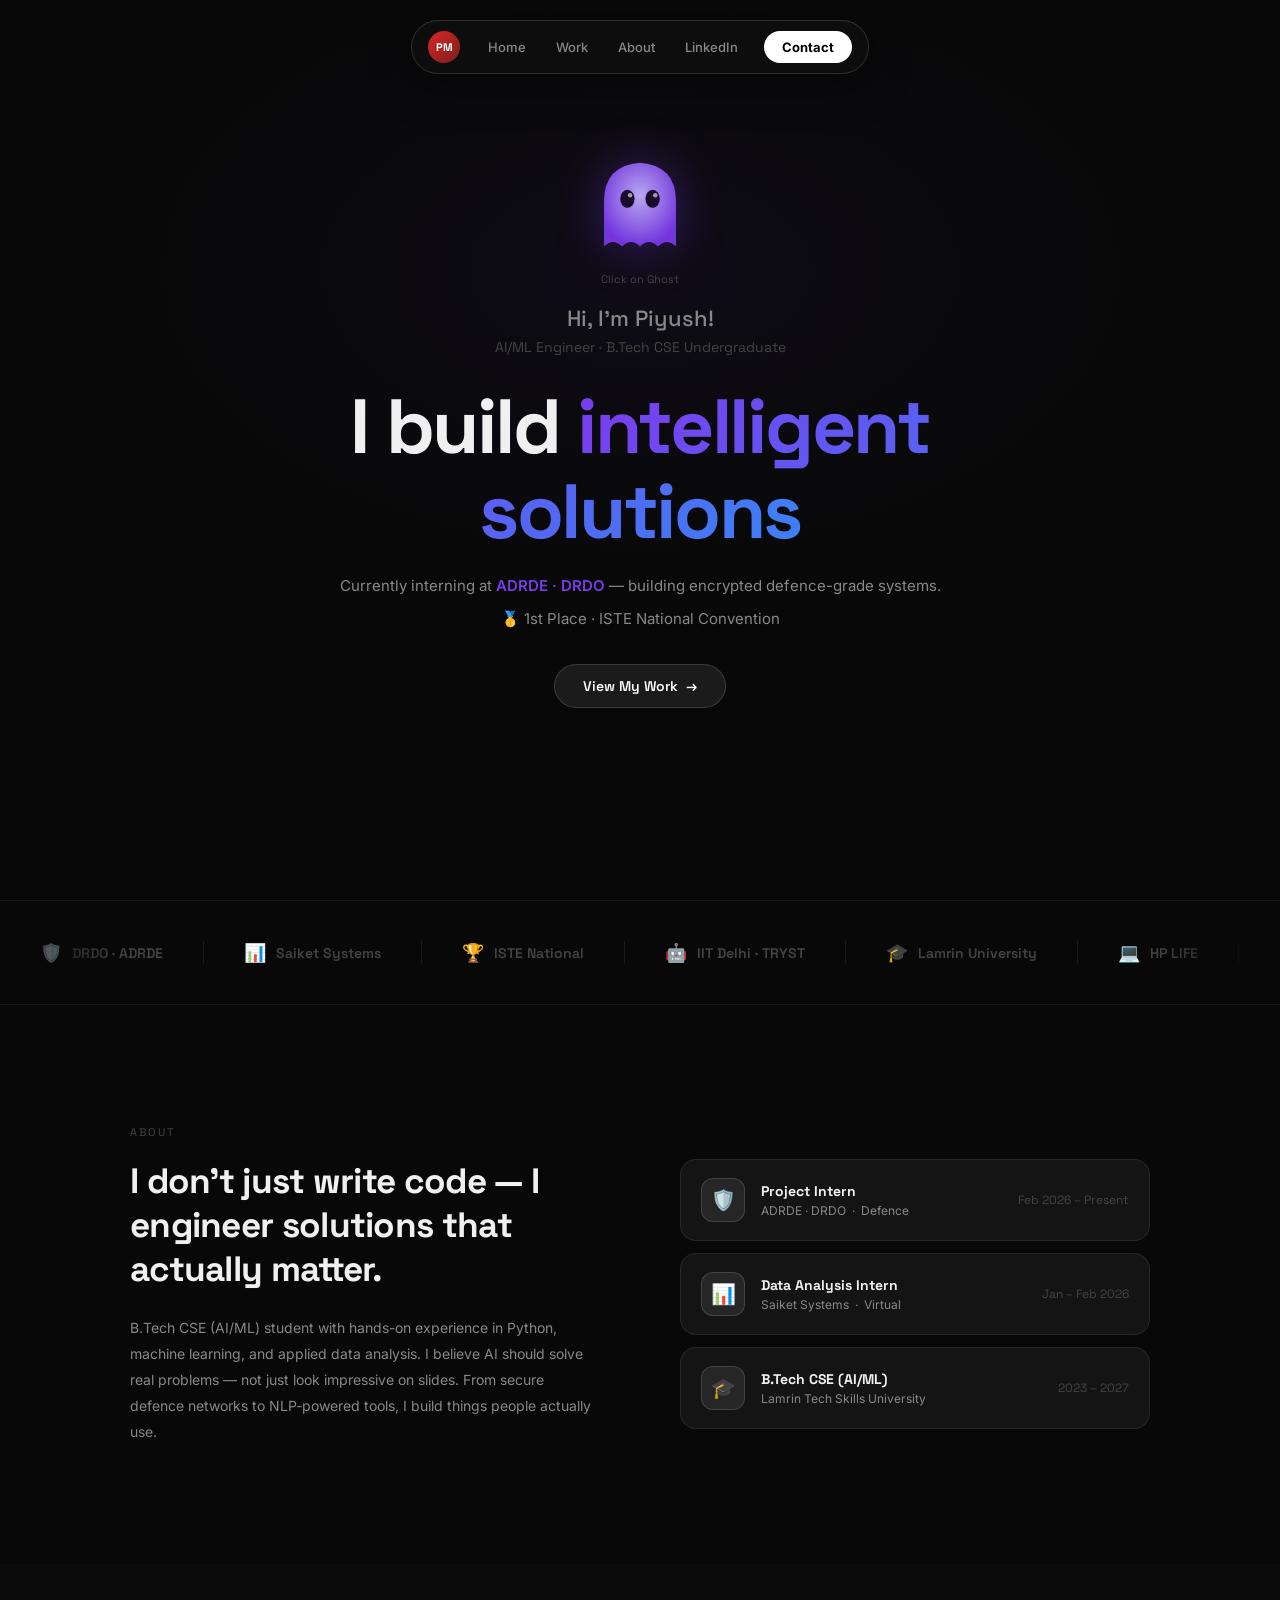
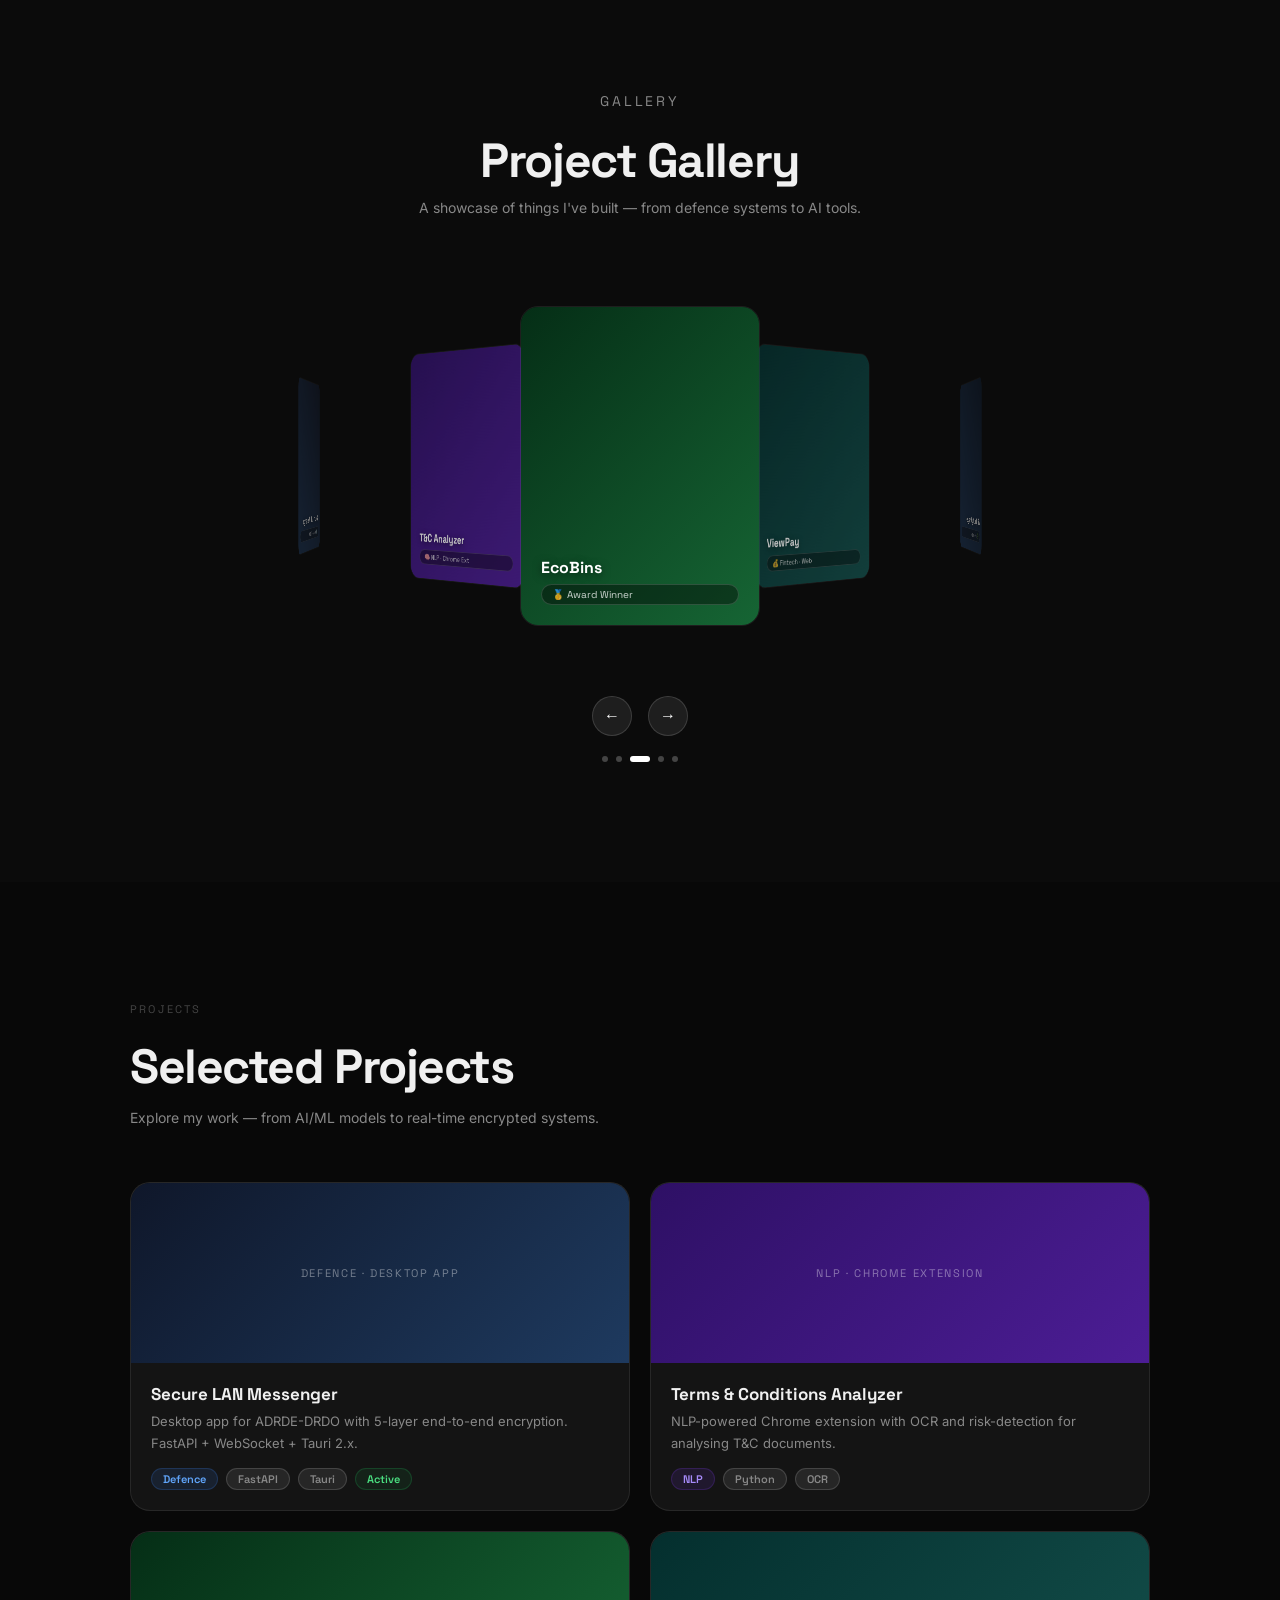
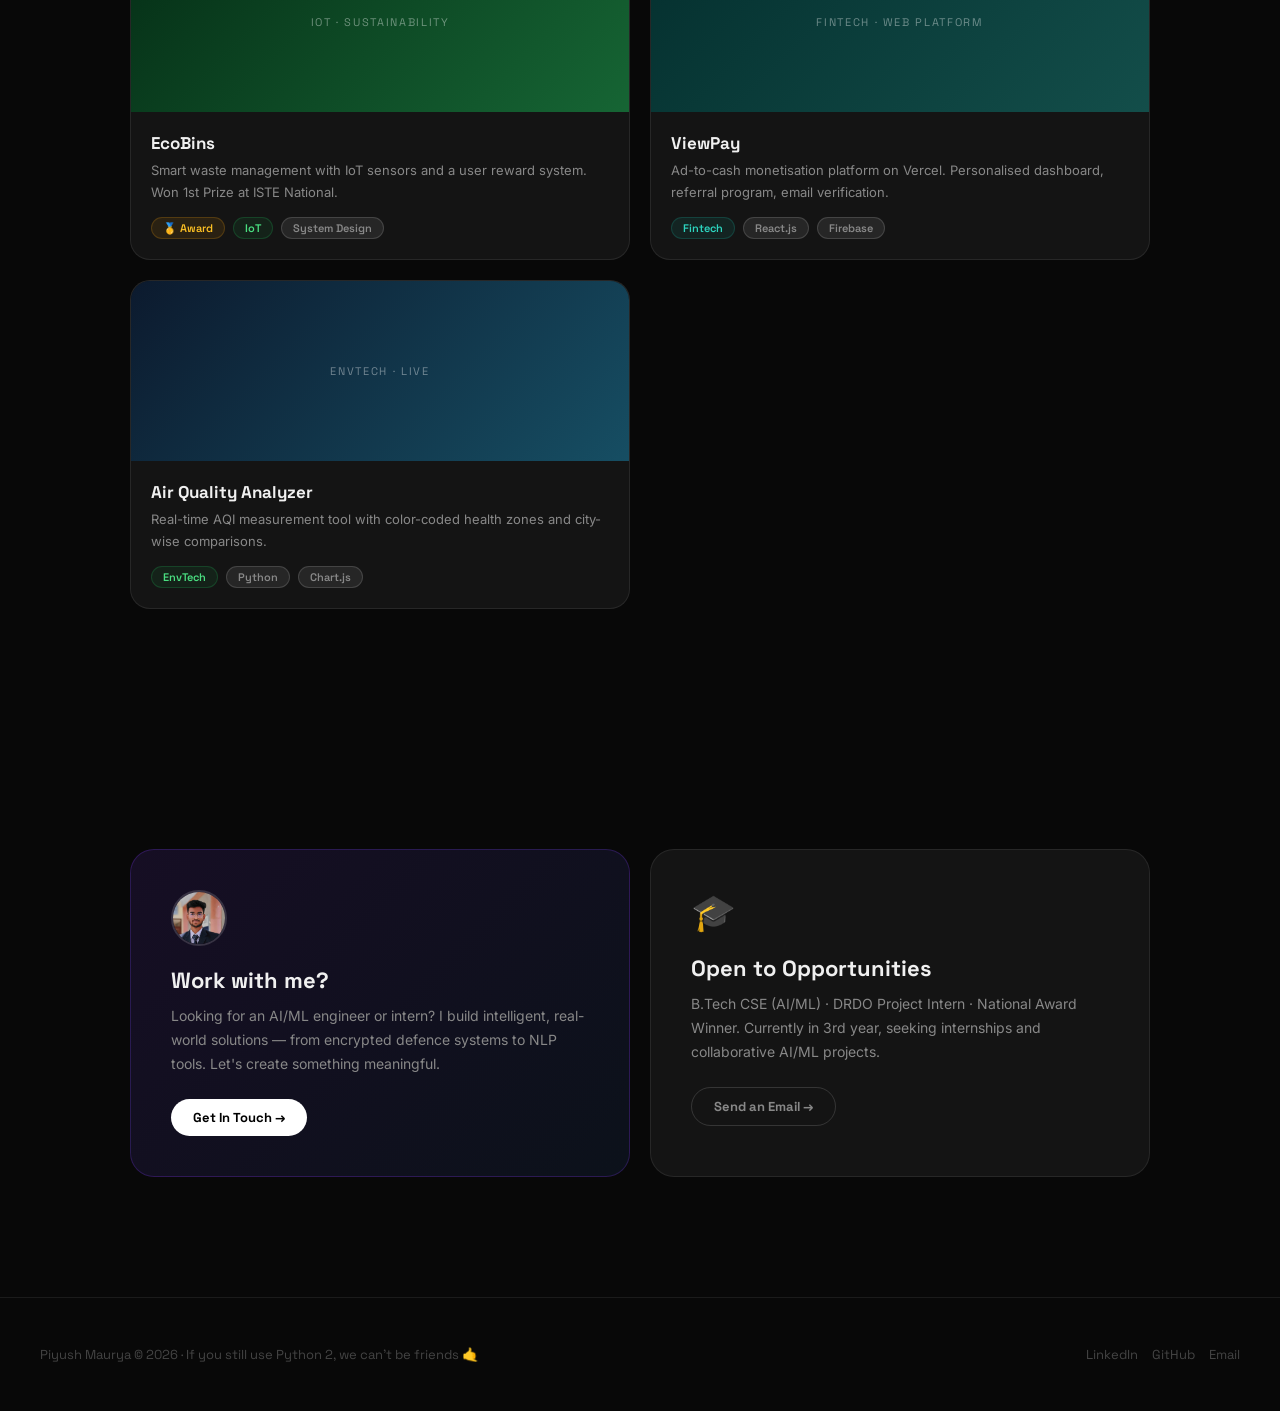
<file: portfolio2.html>
<!DOCTYPE html>
<html lang="en">
<head>
  <meta charset="UTF-8" />
  <meta name="viewport" content="width=device-width, initial-scale=1.0" />
  <title>Piyush Maurya — AI/ML Engineer</title>
  <link rel="preconnect" href="https://fonts.googleapis.com" />
  <link rel="preconnect" href="https://fonts.gstatic.com" crossorigin />
  <link href="https://fonts.googleapis.com/css2?family=Space+Grotesk:wght@300;400;500;600;700&family=Inter:wght@300;400;500;600&display=swap" rel="stylesheet" />
  <style>
    *,*::before,*::after{box-sizing:border-box;margin:0;padding:0}
    :root{
      --black:#080808;
      --surface:rgba(255,255,255,0.05);
      --surface2:rgba(255,255,255,0.08);
      --border:rgba(255,255,255,0.08);
      --border2:rgba(255,255,255,0.14);
      --text:#f0f0f0;
      --text2:#888;
      --text3:#444;
      --grad:linear-gradient(135deg,#7c3aed,#3b82f6);
      --grad2:linear-gradient(135deg,#6d28d9,#2563eb);
      --font:'Space Grotesk',sans-serif;
      --body:'Inter',sans-serif;
    }
    html{scroll-behavior:smooth}
    body{background:var(--black);color:var(--text);font-family:var(--body);overflow-x:hidden}
    ::selection{background:#7c3aed;color:#fff}
    ::-webkit-scrollbar{width:3px}
    ::-webkit-scrollbar-thumb{background:#333;border-radius:2px}

    /* ── NAV ── */
    nav{
      position:fixed;top:20px;left:50%;transform:translateX(-50%);z-index:100;
      background:rgba(15,15,15,0.85);backdrop-filter:blur(20px);
      border:1px solid var(--border2);border-radius:100px;
      padding:10px 16px;display:flex;align-items:center;gap:6px;
      box-shadow:0 8px 40px rgba(0,0,0,0.5);
      white-space:nowrap;
    }
    .nav-logo{
      width:32px;height:32px;border-radius:50%;
      background:linear-gradient(135deg,#dc2626,#7c1d1d);
      display:flex;align-items:center;justify-content:center;
      font-family:var(--font);font-size:11px;font-weight:700;color:#fff;
      margin-right:8px;flex-shrink:0;
    }
    .nav-links{display:flex;align-items:center;gap:2px}
    .nav-links a{
      color:var(--text2);text-decoration:none;font-size:13px;font-weight:500;
      padding:7px 14px;border-radius:100px;transition:color .2s,background .2s;
    }
    .nav-links a:hover{color:#fff;background:rgba(255,255,255,0.07)}
    .nav-contact{
      background:#fff;color:#000;font-size:13px;font-weight:700;
      padding:8px 18px;border-radius:100px;text-decoration:none;margin-left:6px;
      transition:opacity .2s,transform .2s;
    }
    .nav-contact:hover{opacity:.85;transform:scale(1.03)}
    .hamburger{display:none;background:none;border:none;cursor:pointer;color:#fff;font-size:18px;padding:4px 8px}

    /* ── HERO ── */
    #hero{
      min-height:100vh;display:flex;flex-direction:column;
      align-items:center;justify-content:center;
      padding:120px 24px 160px;text-align:center;position:relative;
      background:radial-gradient(ellipse 60% 50% at 50% 30%,rgba(100,60,200,0.07) 0%,transparent 70%);
    }
    /* Ghost mascot */
    .ghost-wrap{position:relative;display:inline-block;margin-bottom:40px;cursor:pointer}
    .ghost-svg{width:90px;height:auto;animation:ghostBob 2.5s ease-in-out infinite;filter:drop-shadow(0 0 24px rgba(124,58,237,0.4))}
    @keyframes ghostBob{0%,100%{transform:translateY(0)}50%{transform:translateY(-12px)}}
    .speech-bubble{
      position:absolute;bottom:calc(100% + 12px);left:50%;transform:translateX(-50%) scale(0.8);
      background:rgba(30,30,40,0.95);border:1px solid var(--border2);
      border-radius:12px;padding:8px 16px;white-space:nowrap;
      font-size:13px;color:#fff;font-family:var(--font);
      opacity:0;pointer-events:none;transition:all .25s ease;
      box-shadow:0 8px 24px rgba(0,0,0,0.4);
    }
    .speech-bubble::after{
      content:'';position:absolute;top:100%;left:50%;transform:translateX(-50%);
      border:6px solid transparent;border-top-color:var(--border2);
    }
    .speech-bubble.show{opacity:1;transform:translateX(-50%) scale(1)}
    .ghost-tooltip{
      position:absolute;top:calc(100% + 8px);left:50%;transform:translateX(-50%);
      font-size:11px;color:var(--text3);font-family:var(--font);white-space:nowrap;
      animation:fadeInUp .5s ease 1s both;
    }
    @keyframes fadeInUp{from{opacity:0;transform:translateX(-50%) translateY(6px)}to{opacity:1;transform:translateX(-50%) translateY(0)}}

    .hero-hi{font-family:var(--font);font-size:22px;font-weight:500;color:var(--text2);margin-bottom:6px}
    .hero-role{font-size:14px;color:var(--text3);margin-bottom:28px;font-family:var(--font)}
    .hero-headline{
      font-family:var(--font);font-size:clamp(2.4rem,6vw,5rem);
      font-weight:700;line-height:1.1;letter-spacing:-0.03em;margin-bottom:20px;
    }
    .hero-headline .grad{background:var(--grad);-webkit-background-clip:text;-webkit-text-fill-color:transparent}
    .hero-sub{font-size:15px;color:var(--text2);margin-bottom:8px;line-height:1.7}
    .hero-sub .acc{color:#7c3aed;font-weight:600;text-decoration:none}
    .hero-sub .acc:hover{text-decoration:underline}
    .hero-cta{
      display:inline-flex;align-items:center;gap:8px;
      background:var(--surface2);border:1px solid var(--border2);
      color:#fff;text-decoration:none;font-family:var(--font);font-size:14px;font-weight:600;
      padding:12px 28px;border-radius:100px;margin-top:24px;
      transition:background .2s,border-color .2s,transform .2s;
    }
    .hero-cta:hover{background:rgba(255,255,255,0.12);border-color:rgba(255,255,255,0.25);transform:translateY(-2px)}

    /* ── MARQUEE ── */
    .marquee-section{padding:40px 0;border-top:1px solid var(--border);border-bottom:1px solid var(--border)}
    .marquee-track{overflow:hidden;
      mask-image:linear-gradient(90deg,transparent,black 10%,black 90%,transparent);
      -webkit-mask-image:linear-gradient(90deg,transparent,black 10%,black 90%,transparent);
    }
    .marquee-inner-wrap{display:flex;gap:0;width:max-content;animation:scrollL 28s linear infinite}
    @keyframes scrollL{from{transform:translateX(0)}to{transform:translateX(-50%)}}
    .marquee-track:hover .marquee-inner-wrap{animation-play-state:paused}
    .mq-item{
      display:flex;align-items:center;gap:10px;padding:0 40px;
      font-family:var(--font);font-size:14px;font-weight:600;color:var(--text3);
      white-space:nowrap;border-right:1px solid var(--border);
    }
    .mq-item span{font-size:18px}

    /* ── SECTION COMMON ── */
    .section{padding:120px 0}
    .container{max-width:1100px;margin:0 auto;padding:0 40px}
    .section-eyebrow{
      font-family:var(--font);font-size:11px;letter-spacing:.2em;
      text-transform:uppercase;color:var(--text3);margin-bottom:20px;
    }
    [data-reveal]{opacity:0;transform:translateY(30px);transition:opacity .7s ease,transform .7s ease}
    [data-reveal].visible{opacity:1;transform:none}

    /* ── BIO + EXPERIENCE ── */
    .bio-grid{display:grid;grid-template-columns:1fr 1fr;gap:80px;align-items:start}
    .bio-statement{
      font-family:var(--font);font-size:clamp(1.6rem,3vw,2.2rem);
      font-weight:700;line-height:1.25;letter-spacing:-0.02em;margin-bottom:24px;
    }
    .bio-para{font-size:14px;color:var(--text2);line-height:1.85}
    .exp-list{display:flex;flex-direction:column;gap:12px}
    .exp-item{
      background:var(--surface);border:1px solid var(--border);border-radius:16px;
      padding:18px 20px;display:flex;align-items:center;gap:16px;
      transition:border-color .2s,transform .2s;
    }
    .exp-item:hover{border-color:var(--border2);transform:translateX(4px)}
    .exp-icon{
      width:44px;height:44px;border-radius:12px;background:var(--surface2);
      border:1px solid var(--border2);display:flex;align-items:center;
      justify-content:center;font-size:20px;flex-shrink:0;
    }
    .exp-info{flex:1}
    .exp-role{font-family:var(--font);font-size:14px;font-weight:700;margin-bottom:3px}
    .exp-org{font-size:12px;color:var(--text2)}
    .exp-date{font-size:12px;color:var(--text3);font-family:var(--font);white-space:nowrap}

    /* ── 3D COVERFLOW ── */
    .gallery-section{padding:120px 0;background:rgba(255,255,255,0.01);overflow:hidden}
    .gallery-heading{text-align:center;margin-bottom:16px}
    .gallery-heading h2{font-family:var(--font);font-size:clamp(1.8rem,4vw,3rem);font-weight:700;letter-spacing:-0.03em}
    .gallery-heading p{font-size:14px;color:var(--text2);margin-top:8px}
    .coverflow-container{
      perspective:1200px;position:relative;
      height:380px;display:flex;align-items:center;justify-content:center;
      margin:60px 0 40px;
    }
    .cf-card{
      position:absolute;width:240px;height:320px;border-radius:18px;overflow:hidden;
      cursor:pointer;transition:all .5s cubic-bezier(.4,0,.2,1);
      border:1px solid var(--border);
    }
    .cf-card-inner{width:100%;height:100%;display:flex;flex-direction:column;justify-content:flex-end;padding:20px}
    .cf-card h3{font-family:var(--font);font-size:16px;font-weight:700;margin-bottom:6px;color:#fff;text-shadow:0 2px 8px rgba(0,0,0,.5)}
    .cf-card .cf-tag{display:inline-block;background:rgba(0,0,0,.4);border:1px solid rgba(255,255,255,.15);color:rgba(255,255,255,.8);font-size:10px;padding:3px 10px;border-radius:100px;font-family:var(--font)}
    /* card positions — set by JS */
    .cf-nav{display:flex;justify-content:center;gap:16px}
    .cf-btn{
      width:40px;height:40px;border-radius:50%;background:var(--surface2);
      border:1px solid var(--border2);color:#fff;cursor:pointer;font-size:16px;
      display:flex;align-items:center;justify-content:center;transition:background .2s,border-color .2s;
    }
    .cf-btn:hover{background:rgba(255,255,255,.12);border-color:rgba(255,255,255,.25)}
    .cf-dots{display:flex;gap:8px;align-items:center;justify-content:center;margin-top:20px}
    .cf-dot{width:6px;height:6px;border-radius:50%;background:var(--text3);transition:all .3s}
    .cf-dot.active{background:#fff;width:20px;border-radius:3px}

    /* ── PROJECTS GRID ── */
    .projects-grid{display:grid;grid-template-columns:repeat(2,1fr);gap:20px}
    .proj-card{
      background:var(--surface);border:1px solid var(--border);border-radius:20px;
      overflow:hidden;transition:border-color .3s,transform .3s;cursor:pointer;
    }
    .proj-card:hover{border-color:var(--border2);transform:translateY(-4px)}
    .proj-thumb{height:180px;position:relative;overflow:hidden}
    .proj-thumb-inner{width:100%;height:100%;display:flex;align-items:center;justify-content:center}
    .proj-thumb-label{font-family:var(--font);font-size:11px;letter-spacing:.15em;text-transform:uppercase;color:rgba(255,255,255,.4)}
    .proj-body{padding:20px}
    .proj-body h3{font-family:var(--font);font-size:17px;font-weight:700;margin-bottom:6px}
    .proj-body p{font-size:13px;color:var(--text2);line-height:1.65;margin-bottom:14px}
    .proj-tags{display:flex;gap:8px;flex-wrap:wrap}
    .proj-tag{font-size:11px;padding:3px 11px;border-radius:100px;font-family:var(--font);font-weight:600}
    .tag-blue{background:rgba(59,130,246,.12);color:#60a5fa;border:1px solid rgba(59,130,246,.2)}
    .tag-purple{background:rgba(124,58,237,.12);color:#a78bfa;border:1px solid rgba(124,58,237,.2)}
    .tag-green{background:rgba(34,197,94,.08);color:#4ade80;border:1px solid rgba(34,197,94,.2)}
    .tag-gold{background:rgba(245,158,11,.1);color:#fbbf24;border:1px solid rgba(245,158,11,.2)}
    .tag-teal{background:rgba(20,184,166,.1);color:#2dd4bf;border:1px solid rgba(20,184,166,.2)}
    .tag-grey{background:var(--surface2);color:var(--text2);border:1px solid var(--border2)}

    /* ── CTA SECTION ── */
    .cta-grid{display:grid;grid-template-columns:1fr 1fr;gap:20px}
    .cta-card{
      background:var(--surface);border:1px solid var(--border);border-radius:24px;
      padding:40px;position:relative;overflow:hidden;
      transition:border-color .3s,transform .3s;
    }
    .cta-card:hover{border-color:var(--border2);transform:translateY(-3px)}
    .cta-card.primary{background:linear-gradient(135deg,rgba(124,58,237,.12),rgba(59,130,246,.08));border-color:rgba(124,58,237,.25)}
    .cta-photo{
      width:56px;height:56px;border-radius:50%;object-fit:cover;object-position:top;
      border:2px solid rgba(255,255,255,.15);margin-bottom:20px;display:block;
    }
    .cta-photo-placeholder{
      width:56px;height:56px;border-radius:50%;background:var(--surface2);
      border:2px solid var(--border2);display:flex;align-items:center;justify-content:center;
      font-family:var(--font);font-weight:700;font-size:14px;color:var(--text2);margin-bottom:20px;
    }
    .cta-card h3{font-family:var(--font);font-size:22px;font-weight:700;margin-bottom:10px}
    .cta-card p{font-size:14px;color:var(--text2);line-height:1.7;margin-bottom:24px}
    .cta-btn{
      display:inline-flex;align-items:center;gap:8px;
      background:#fff;color:#000;text-decoration:none;
      font-family:var(--font);font-size:13px;font-weight:700;
      padding:10px 22px;border-radius:100px;transition:opacity .2s,transform .2s;
    }
    .cta-btn:hover{opacity:.85;transform:translateY(-1px)}
    .cta-btn.ghost-btn{
      background:transparent;color:var(--text2);border:1px solid var(--border2);
    }
    .cta-btn.ghost-btn:hover{color:#fff;border-color:rgba(255,255,255,.25);background:var(--surface2)}

    /* ── FOOTER ── */
    footer{
      padding:48px 40px;border-top:1px solid var(--border);
      display:flex;align-items:center;justify-content:space-between;flex-wrap:wrap;gap:16px;
    }
    .footer-copy{font-size:13px;color:var(--text3);font-family:var(--font)}
    .footer-socials{display:flex;gap:14px}
    .footer-socials a{
      color:var(--text3);text-decoration:none;font-size:13px;font-family:var(--font);
      transition:color .2s;
    }
    .footer-socials a:hover{color:#fff}

    /* ── RESPONSIVE ── */
    @media(max-width:768px){
      nav{top:12px;padding:8px 12px}
      .nav-links{display:none}
      .hamburger{display:block}
      .hero-headline{font-size:2rem}
      .bio-grid,.cta-grid{grid-template-columns:1fr}
      .projects-grid{grid-template-columns:1fr}
      .container{padding:0 20px}
      .section{padding:80px 0}
      .coverflow-container{height:320px}
      footer{flex-direction:column;text-align:center}
    }
  </style>
</head>
<body>

<!-- NAV -->
<nav id="nav">
  <div class="nav-logo">PM</div>
  <div class="nav-links">
    <a href="#hero">Home</a>
    <a href="#work">Work</a>
    <a href="#about">About</a>
    <a href="https://linkedin.com/in/piyush-maurya/" target="_blank">LinkedIn</a>
  </div>
  <a href="https://linkedin.com/in/piyush-maurya/" target="_blank" class="nav-contact">Contact</a>
  <button class="hamburger" id="ham">☰</button>
</nav>

<!-- HERO -->
<section id="hero">
  <!-- Ghost mascot -->
  <div class="ghost-wrap" id="ghostWrap">
    <div class="speech-bubble" id="bubble">Hi there! 👋</div>
    <svg class="ghost-svg" viewBox="0 0 100 120" fill="none" xmlns="http://www.w3.org/2000/svg">
      <defs>
        <radialGradient id="ghostGrad" cx="50%" cy="40%" r="60%">
          <stop offset="0%" stop-color="#c4b5fd"/>
          <stop offset="100%" stop-color="#7c3aed"/>
        </radialGradient>
      </defs>
      <!-- Body -->
      <path d="M 10,55 Q 10,15 50,12 Q 90,15 90,55 L 90,105 Q 80,95 70,105 Q 60,95 50,105 Q 40,95 30,105 Q 20,95 10,105 Z" fill="url(#ghostGrad)" opacity="0.92"/>
      <!-- Eyes -->
      <ellipse cx="36" cy="52" rx="8" ry="10" fill="#1a0a2e"/>
      <ellipse cx="64" cy="52" rx="8" ry="10" fill="#1a0a2e"/>
      <!-- Shine in eyes -->
      <circle cx="39" cy="48" r="2.5" fill="rgba(255,255,255,0.6)"/>
      <circle cx="67" cy="48" r="2.5" fill="rgba(255,255,255,0.6)"/>
    </svg>
    <div class="ghost-tooltip">Click on Ghost</div>
  </div>

  <p class="hero-hi">Hi, I'm Piyush!</p>
  <p class="hero-role">AI/ML Engineer · B.Tech CSE Undergraduate</p>
  <h1 class="hero-headline">
    I build <span class="grad">intelligent<br/>solutions</span>
  </h1>
  <p class="hero-sub">
    Currently interning at <a href="#about" class="acc">ADRDE · DRDO</a> — building encrypted defence-grade systems.
  </p>
  <p class="hero-sub">🥇 1st Place · ISTE National Convention</p>
  <a href="#work" class="hero-cta">View My Work <span>→</span></a>
</section>

<!-- MARQUEE -->
<div class="marquee-section">
  <div class="marquee-track">
    <div class="marquee-inner-wrap">
      <div class="mq-item"><span>🛡️</span>DRDO · ADRDE</div>
      <div class="mq-item"><span>📊</span>Saiket Systems</div>
      <div class="mq-item"><span>🏆</span>ISTE National</div>
      <div class="mq-item"><span>🤖</span>IIT Delhi · TRYST</div>
      <div class="mq-item"><span>🎓</span>Lamrin University</div>
      <div class="mq-item"><span>💻</span>HP LIFE</div>
      <div class="mq-item"><span>☁️</span>AWS · Forage</div>
      <div class="mq-item"><span>📈</span>Deloitte · Forage</div>
      <div class="mq-item"><span>📊</span>Great Learning</div>
      <div class="mq-item"><span>⚡</span>Microsoft Campus</div>
      <!-- duplicate for loop -->
      <div class="mq-item"><span>🛡️</span>DRDO · ADRDE</div>
      <div class="mq-item"><span>📊</span>Saiket Systems</div>
      <div class="mq-item"><span>🏆</span>ISTE National</div>
      <div class="mq-item"><span>🤖</span>IIT Delhi · TRYST</div>
      <div class="mq-item"><span>🎓</span>Lamrin University</div>
      <div class="mq-item"><span>💻</span>HP LIFE</div>
      <div class="mq-item"><span>☁️</span>AWS · Forage</div>
      <div class="mq-item"><span>📈</span>Deloitte · Forage</div>
      <div class="mq-item"><span>📊</span>Great Learning</div>
      <div class="mq-item"><span>⚡</span>Microsoft Campus</div>
    </div>
  </div>
</div>

<!-- BIO + EXPERIENCE -->
<section class="section" id="about">
  <div class="container">
    <p class="section-eyebrow" data-reveal>About</p>
    <div class="bio-grid">
      <div data-reveal>
        <h2 class="bio-statement">I don't just write code — I engineer solutions that actually matter.</h2>
        <p class="bio-para">B.Tech CSE (AI/ML) student with hands-on experience in Python, machine learning, and applied data analysis. I believe AI should solve real problems — not just look impressive on slides. From secure defence networks to NLP-powered tools, I build things people actually use.</p>
      </div>
      <div class="exp-list" data-reveal>
        <div class="exp-item">
          <div class="exp-icon">🛡️</div>
          <div class="exp-info">
            <div class="exp-role">Project Intern</div>
            <div class="exp-org">ADRDE · DRDO &nbsp;·&nbsp; Defence</div>
          </div>
          <div class="exp-date">Feb 2026 – Present</div>
        </div>
        <div class="exp-item">
          <div class="exp-icon">📊</div>
          <div class="exp-info">
            <div class="exp-role">Data Analysis Intern</div>
            <div class="exp-org">Saiket Systems &nbsp;·&nbsp; Virtual</div>
          </div>
          <div class="exp-date">Jan – Feb 2026</div>
        </div>
        <div class="exp-item">
          <div class="exp-icon">🎓</div>
          <div class="exp-info">
            <div class="exp-role">B.Tech CSE (AI/ML)</div>
            <div class="exp-org">Lamrin Tech Skills University</div>
          </div>
          <div class="exp-date">2023 – 2027</div>
        </div>
      </div>
    </div>
  </div>
</section>

<!-- 3D COVERFLOW GALLERY -->
<div class="gallery-section" id="work">
  <div class="container">
    <div class="gallery-heading" data-reveal>
      <p class="section-eyebrow">Gallery</p>
      <h2>Project Gallery</h2>
      <p>A showcase of things I've built — from defence systems to AI tools.</p>
    </div>
  </div>
  <div class="coverflow-container" id="coverflow">
    <div class="cf-card" data-idx="0">
      <div class="cf-card-inner" style="background:linear-gradient(135deg,#0f172a,#1e3a5f)">
        <h3>Secure LAN Messenger</h3>
        <span class="cf-tag">🛡️ Defence · DRDO</span>
      </div>
    </div>
    <div class="cf-card" data-idx="1">
      <div class="cf-card-inner" style="background:linear-gradient(135deg,#2e1065,#4c1d95)">
        <h3>T&amp;C Analyzer</h3>
        <span class="cf-tag">🧠 NLP · Chrome Ext</span>
      </div>
    </div>
    <div class="cf-card" data-idx="2">
      <div class="cf-card-inner" style="background:linear-gradient(135deg,#052e16,#166534)">
        <h3>EcoBins</h3>
        <span class="cf-tag">🥇 Award Winner</span>
      </div>
    </div>
    <div class="cf-card" data-idx="3">
      <div class="cf-card-inner" style="background:linear-gradient(135deg,#042f2e,#134e4a)">
        <h3>ViewPay</h3>
        <span class="cf-tag">💰 Fintech · Web</span>
      </div>
    </div>
    <div class="cf-card" data-idx="4">
      <div class="cf-card-inner" style="background:linear-gradient(135deg,#0c1a2e,#1e3a5f)">
        <h3>Air Quality Analyzer</h3>
        <span class="cf-tag">🌿 EnvTech · Live</span>
      </div>
    </div>
  </div>
  <div class="cf-nav">
    <button class="cf-btn" id="cfPrev">←</button>
    <button class="cf-btn" id="cfNext">→</button>
  </div>
  <div class="cf-dots" id="cfDots"></div>
</div>

<!-- SELECTED PROJECTS -->
<section class="section" id="projects">
  <div class="container">
    <p class="section-eyebrow" data-reveal>Projects</p>
    <h2 style="font-family:var(--font);font-size:clamp(1.8rem,4vw,3rem);font-weight:700;letter-spacing:-0.03em;margin-bottom:12px" data-reveal>Selected Projects</h2>
    <p style="font-size:14px;color:var(--text2);margin-bottom:56px" data-reveal>Explore my work — from AI/ML models to real-time encrypted systems.</p>
    <div class="projects-grid">

      <div class="proj-card" data-reveal>
        <div class="proj-thumb">
          <div class="proj-thumb-inner" style="background:linear-gradient(135deg,#0f172a,#1e3a5f)">
            <span class="proj-thumb-label">Defence · Desktop App</span>
          </div>
        </div>
        <div class="proj-body">
          <h3>Secure LAN Messenger</h3>
          <p>Desktop app for ADRDE-DRDO with 5-layer end-to-end encryption. FastAPI + WebSocket + Tauri 2.x.</p>
          <div class="proj-tags">
            <span class="proj-tag tag-blue">Defence</span>
            <span class="proj-tag tag-grey">FastAPI</span>
            <span class="proj-tag tag-grey">Tauri</span>
            <span class="proj-tag tag-green">Active</span>
          </div>
        </div>
      </div>

      <div class="proj-card" data-reveal>
        <div class="proj-thumb">
          <div class="proj-thumb-inner" style="background:linear-gradient(135deg,#2e1065,#4c1d95)">
            <span class="proj-thumb-label">NLP · Chrome Extension</span>
          </div>
        </div>
        <div class="proj-body">
          <h3>Terms &amp; Conditions Analyzer</h3>
          <p>NLP-powered Chrome extension with OCR and risk-detection for analysing T&amp;C documents.</p>
          <div class="proj-tags">
            <span class="proj-tag tag-purple">NLP</span>
            <span class="proj-tag tag-grey">Python</span>
            <span class="proj-tag tag-grey">OCR</span>
          </div>
        </div>
      </div>

      <div class="proj-card" data-reveal>
        <div class="proj-thumb">
          <div class="proj-thumb-inner" style="background:linear-gradient(135deg,#052e16,#166534)">
            <span class="proj-thumb-label">IoT · Sustainability</span>
          </div>
        </div>
        <div class="proj-body">
          <h3>EcoBins</h3>
          <p>Smart waste management with IoT sensors and a user reward system. Won 1st Prize at ISTE National.</p>
          <div class="proj-tags">
            <span class="proj-tag tag-gold">🥇 Award</span>
            <span class="proj-tag tag-green">IoT</span>
            <span class="proj-tag tag-grey">System Design</span>
          </div>
        </div>
      </div>

      <div class="proj-card" data-reveal>
        <div class="proj-thumb">
          <div class="proj-thumb-inner" style="background:linear-gradient(135deg,#042f2e,#134e4a)">
            <span class="proj-thumb-label">Fintech · Web Platform</span>
          </div>
        </div>
        <div class="proj-body">
          <h3>ViewPay</h3>
          <p>Ad-to-cash monetisation platform on Vercel. Personalised dashboard, referral program, email verification.</p>
          <div class="proj-tags">
            <span class="proj-tag tag-teal">Fintech</span>
            <span class="proj-tag tag-grey">React.js</span>
            <span class="proj-tag tag-grey">Firebase</span>
          </div>
        </div>
      </div>

      <div class="proj-card" data-reveal>
        <div class="proj-thumb">
          <div class="proj-thumb-inner" style="background:linear-gradient(135deg,#0c1a2e,#164e63)">
            <span class="proj-thumb-label">EnvTech · Live</span>
          </div>
        </div>
        <div class="proj-body">
          <h3>Air Quality Analyzer</h3>
          <p>Real-time AQI measurement tool with color-coded health zones and city-wise comparisons.</p>
          <div class="proj-tags">
            <span class="proj-tag tag-green">EnvTech</span>
            <span class="proj-tag tag-grey">Python</span>
            <span class="proj-tag tag-grey">Chart.js</span>
          </div>
        </div>
      </div>

    </div>
  </div>
</section>

<!-- CTA -->
<section class="section">
  <div class="container">
    <div class="cta-grid">
      <div class="cta-card primary" data-reveal>
        <img src="assets/profile.jpeg" class="cta-photo" alt="Piyush Maurya" onerror="this.style.display='none';document.getElementById('ctaPlaceholder').style.display='flex'"/>
        <div id="ctaPlaceholder" class="cta-photo-placeholder" style="display:none">PM</div>
        <h3>Work with me?</h3>
        <p>Looking for an AI/ML engineer or intern? I build intelligent, real-world solutions — from encrypted defence systems to NLP tools. Let's create something meaningful.</p>
        <a href="https://linkedin.com/in/piyush-maurya/" target="_blank" class="cta-btn">Get In Touch →</a>
      </div>
      <div class="cta-card" data-reveal>
        <div style="font-size:36px;margin-bottom:20px">🎓</div>
        <h3>Open to Opportunities</h3>
        <p>B.Tech CSE (AI/ML) · DRDO Project Intern · National Award Winner. Currently in 3rd year, seeking internships and collaborative AI/ML projects.</p>
        <a href="mailto:Piyushmaurya6074@gmail.com" class="cta-btn ghost-btn">Send an Email →</a>
      </div>
    </div>
  </div>
</section>

<!-- FOOTER -->
<footer>
  <p class="footer-copy">Piyush Maurya © 2026 · If you still use Python 2, we can't be friends 🤙</p>
  <div class="footer-socials">
    <a href="https://linkedin.com/in/piyush-maurya/" target="_blank">LinkedIn</a>
    <a href="https://github.com/piyushmaurya6074" target="_blank">GitHub</a>
    <a href="mailto:Piyushmaurya6074@gmail.com">Email</a>
  </div>
</footer>

<script>
// ── Ghost speech bubbles ──────────────────────────────
const bubbles = ['Hi there! 👋','DRDO Intern here 🛡️','AI/ML is my thing 🤖','National Award Winner 🏆','Let\'s build something! 🚀','Click me again... 😄'];
let bIdx = 0, bTimer = null;
const bubble = document.getElementById('bubble');
document.getElementById('ghostWrap').addEventListener('click', () => {
  bubble.textContent = bubbles[bIdx % bubbles.length];
  bIdx++;
  bubble.classList.add('show');
  clearTimeout(bTimer);
  bTimer = setTimeout(() => bubble.classList.remove('show'), 2500);
});

// ── Scroll reveal ─────────────────────────────────────
const revealObs = new IntersectionObserver(entries => {
  entries.forEach(e => { if(e.isIntersecting){ e.target.classList.add('visible'); revealObs.unobserve(e.target); } });
}, { threshold: 0.1 });
document.querySelectorAll('[data-reveal]').forEach(el => revealObs.observe(el));

// ── 3D Coverflow ──────────────────────────────────────
const cards = Array.from(document.querySelectorAll('.cf-card'));
let active = 2;
const dotsWrap = document.getElementById('cfDots');

// Build dots
cards.forEach((_,i) => {
  const d = document.createElement('div');
  d.className = 'cf-dot' + (i === active ? ' active' : '');
  dotsWrap.appendChild(d);
});

function updateCoverflow() {
  const total = cards.length;
  const W = 260; // card width + gap
  cards.forEach((card, i) => {
    const offset = i - active;
    const absOff = Math.abs(offset);
    const rotY = offset * 42;
    const tx = offset * W * 0.72;
    const scale = absOff === 0 ? 1 : absOff === 1 ? 0.78 : 0.6;
    const z = absOff === 0 ? 0 : absOff === 1 ? -80 : -160;
    const opacity = absOff > 2 ? 0 : absOff === 0 ? 1 : absOff === 1 ? 0.75 : 0.45;
    const zIndex = total - absOff;
    card.style.transform = `translateX(${tx}px) translateZ(${z}px) rotateY(${rotY}deg) scale(${scale})`;
    card.style.opacity = opacity;
    card.style.zIndex = zIndex;
    card.style.pointerEvents = absOff === 0 ? 'auto' : 'none';
  });
  // update dots
  document.querySelectorAll('.cf-dot').forEach((d,i) => d.classList.toggle('active', i === active));
}
updateCoverflow();

document.getElementById('cfPrev').addEventListener('click', () => { active = Math.max(0, active-1); updateCoverflow(); });
document.getElementById('cfNext').addEventListener('click', () => { active = Math.min(cards.length-1, active+1); updateCoverflow(); });
cards.forEach((card, i) => card.addEventListener('click', () => { active = i; updateCoverflow(); }));

// Auto-rotate
let cfAuto = setInterval(() => { active = (active + 1) % cards.length; updateCoverflow(); }, 3500);
document.getElementById('coverflow').addEventListener('mouseenter', () => clearInterval(cfAuto));
document.getElementById('coverflow').addEventListener('mouseleave', () => {
  cfAuto = setInterval(() => { active = (active + 1) % cards.length; updateCoverflow(); }, 3500);
});

// ── Navbar scroll ─────────────────────────────────────
const nav = document.getElementById('nav');
window.addEventListener('scroll', () => {
  nav.style.background = window.scrollY > 60 ? 'rgba(8,8,8,0.95)' : 'rgba(15,15,15,0.85)';
});

// Hamburger — just scroll to contact on mobile
document.getElementById('ham').addEventListener('click', () => {
  window.location.href = 'https://linkedin.com/in/piyush-maurya/';
});
</script>
</body>
</html>
</file>
